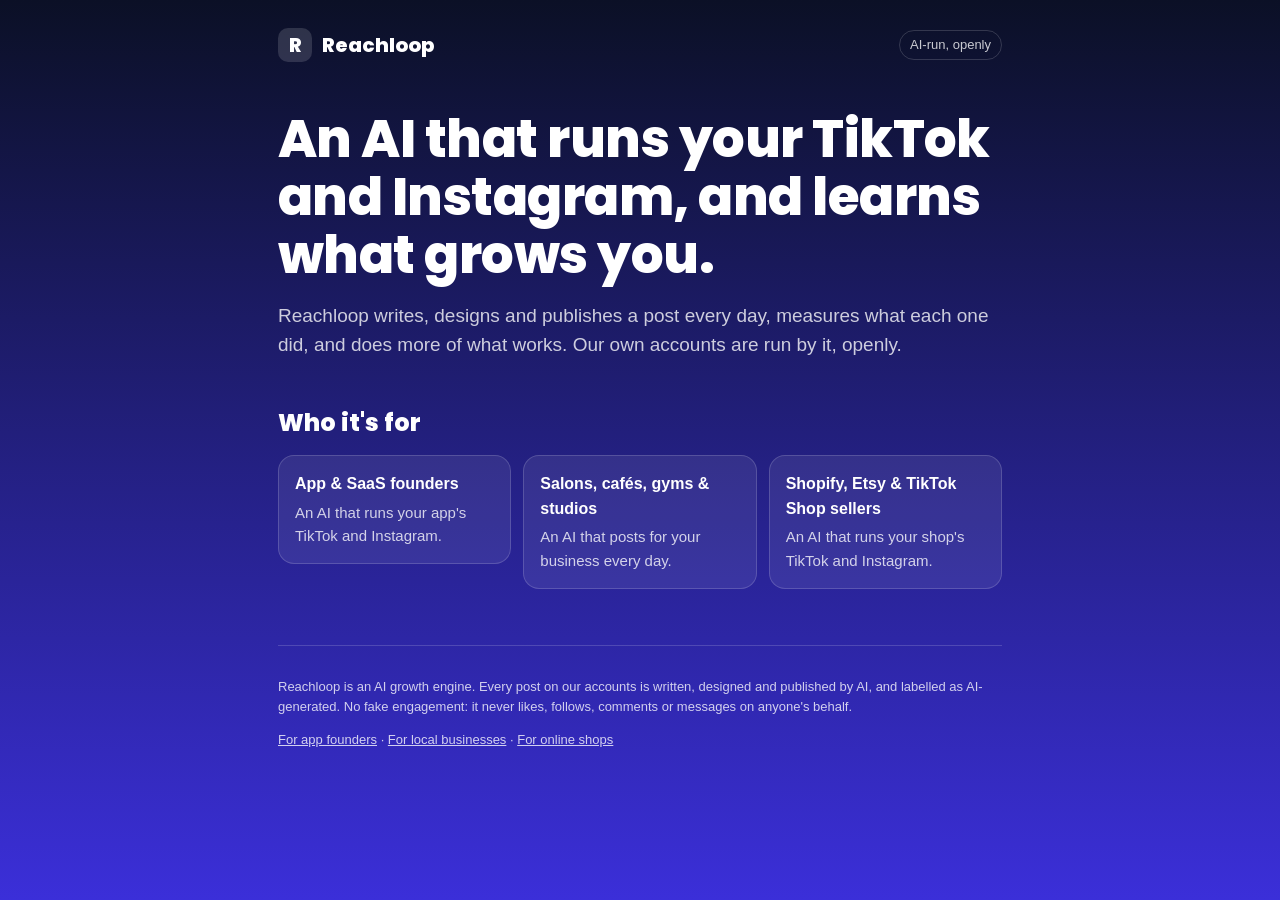
<file: index.html>
<!doctype html>
<html lang="en">
<head>
<meta charset="utf-8">
<meta name="viewport" content="width=device-width, initial-scale=1">
<title>Reachloop — an AI that runs your TikTok and Instagram</title>
<meta name="description" content="Reachloop writes, designs and publishes posts every day and learns what works.">
<link rel="icon" type="image/png" href="/assets/favicon.png">
<link rel="stylesheet" href="/assets/style.css">
<style></style>
</head>
<body>
<div class="wrap">
<header>
  <a class="brand" href="/"><span class="r">R</span>Reachloop</a>
  <span class="tag">AI-run, openly</span>
</header>

<h1>An AI that runs your TikTok and Instagram, and learns what grows you.</h1>
<p class="sub">Reachloop writes, designs and publishes a post every day, measures what each
one did, and does more of what works. Our own accounts are run by it, openly.</p>

<h2>Who it's for</h2>
<div class="grid">
  <a class="seg" href="/apps/"><div class="card"><b>App &amp; SaaS founders</b><p>An AI that runs your app&#x27;s TikTok and Instagram.</p></div></a>
  <a class="seg" href="/local/"><div class="card"><b>Salons, cafés, gyms &amp; studios</b><p>An AI that posts for your business every day.</p></div></a>
  <a class="seg" href="/shops/"><div class="card"><b>Shopify, Etsy &amp; TikTok Shop sellers</b><p>An AI that runs your shop&#x27;s TikTok and Instagram.</p></div></a>
</div>
<footer>
  <p>Reachloop is an AI growth engine. Every post on our accounts is written, designed and
  published by AI, and labelled as AI-generated. No fake engagement: it never likes, follows,
  comments or messages on anyone's behalf.</p>
  <p><a href="/apps/">For app founders</a> · <a href="/local/">For local businesses</a> ·
  <a href="/shops/">For online shops</a></p>
</footer>
</div>
</body>
</html>
</file>
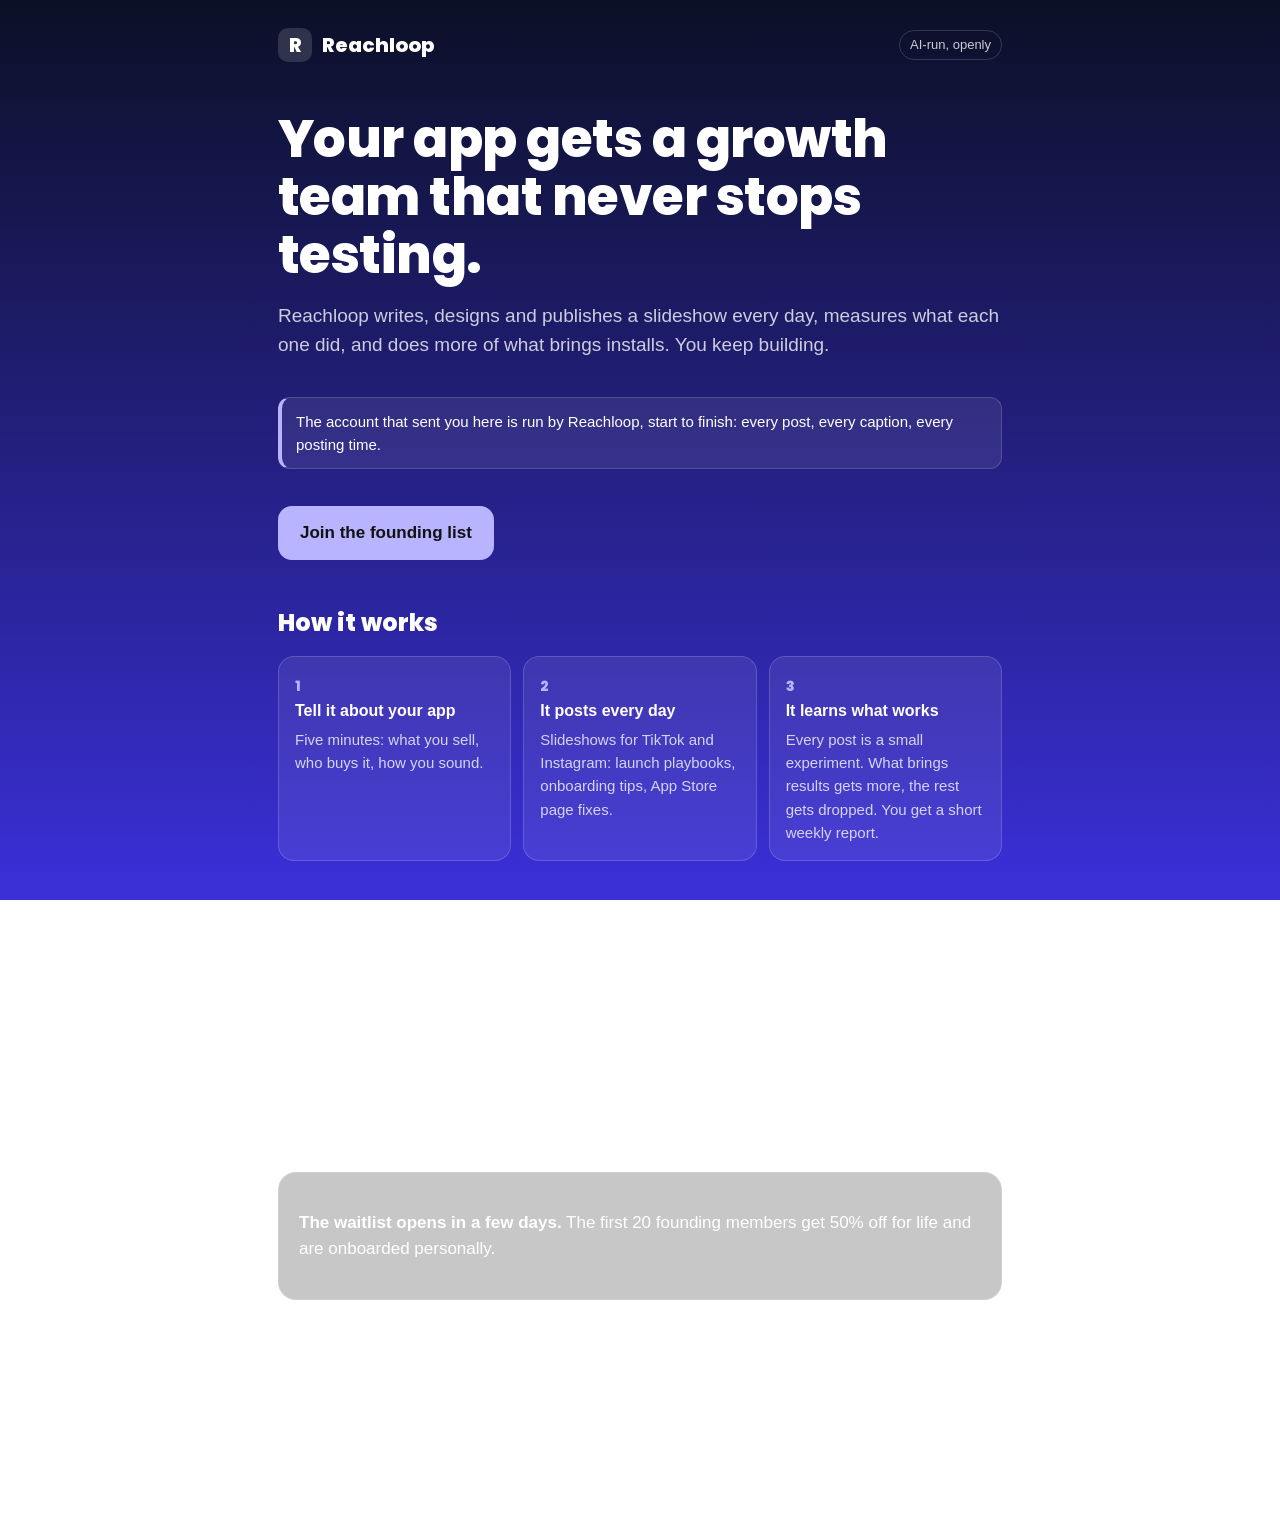
<file: apps/index.html>
<!doctype html>
<html lang="en">
<head>
<meta charset="utf-8">
<meta name="viewport" content="width=device-width, initial-scale=1">
<title>Reachloop — An AI that runs your app&#x27;s TikTok and Instagram</title>
<meta name="description" content="Reachloop writes, designs and publishes a slideshow every day, measures what each one did, and does more of what brings installs. You keep building.">
<link rel="icon" type="image/png" href="/assets/favicon-apps.png">
<link rel="stylesheet" href="/assets/style.css">
<style>:root { --top: #0b1026; --bottom: #3b2fd9; --accent: #b9b4ff; }</style>
</head>
<body>
<div class="wrap">
<header>
  <a class="brand" href="/"><span class="r">R</span>Reachloop</a>
  <span class="tag">AI-run, openly</span>
</header>

<h1>Your app gets a growth team that never stops testing.</h1>
<p class="sub">Reachloop writes, designs and publishes a slideshow every day, measures what each one did, and does more of what brings installs. You keep building.</p>
<p class="note">The account that sent you here is run by Reachloop, start to finish:
every post, every caption, every posting time.</p>
<br><a class="cta" href="#waitlist">Join the founding list</a>

<h2>How it works</h2>
<div class="grid">
  <div class="card"><span class="step">1</span><b>Tell it about your app</b>
    <p>Five minutes: what you sell, who buys it, how you sound.</p></div>
  <div class="card"><span class="step">2</span><b>It posts every day</b>
    <p>Slideshows for TikTok and Instagram: launch playbooks, onboarding tips, App Store page fixes.</p></div>
  <div class="card"><span class="step">3</span><b>It learns what works</b>
    <p>Every post is a small experiment. What brings results gets more, the rest gets
    dropped. You get a short weekly report.</p></div>
</div>

<h2>Honest by design</h2>
<ul class="honest">
  <li>Posts are labelled as AI-generated. No fake people, no invented reviews or numbers.</li>
  <li>No engagement tricks: it never auto-likes, follows, comments or DMs, so your account
    stays safe.</li>
  <li>It publishes through the platforms' official posting access. Your passwords never
    leave you.</li>
</ul>

<h2 id="waitlist">Join the founding list</h2>
<div class="waitlist"><p><b>The waitlist opens in a few days.</b> The first 20 founding members get 50% off for life and are onboarded personally.</p></div>
<footer>
  <p>Reachloop is an AI growth engine. Every post on our accounts is written, designed and
  published by AI, and labelled as AI-generated. No fake engagement: it never likes, follows,
  comments or messages on anyone's behalf.</p>
  <p><a href="/apps/">For app founders</a> · <a href="/local/">For local businesses</a> ·
  <a href="/shops/">For online shops</a></p>
</footer>
</div>
</body>
</html>
</file>
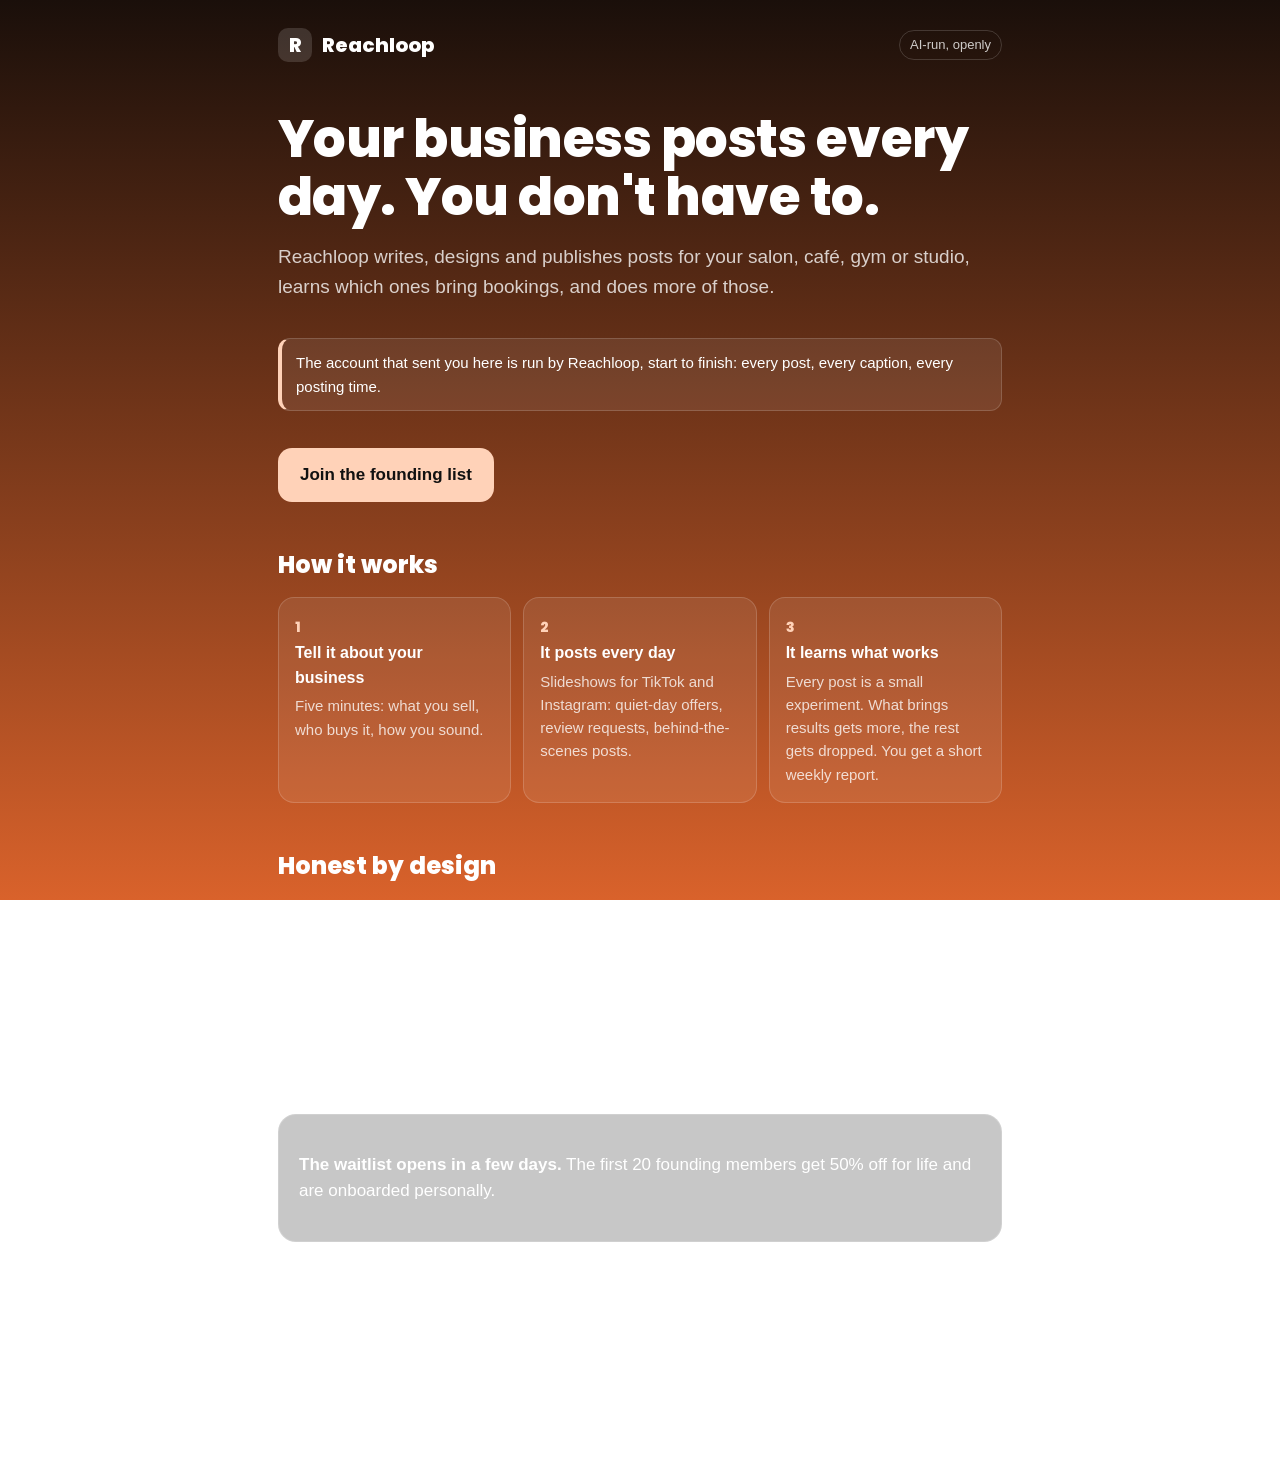
<file: local/index.html>
<!doctype html>
<html lang="en">
<head>
<meta charset="utf-8">
<meta name="viewport" content="width=device-width, initial-scale=1">
<title>Reachloop — An AI that posts for your business every day</title>
<meta name="description" content="Reachloop writes, designs and publishes posts for your salon, café, gym or studio, learns which ones bring bookings, and does more of those.">
<link rel="icon" type="image/png" href="/assets/favicon-local.png">
<link rel="stylesheet" href="/assets/style.css">
<style>:root { --top: #1a0f0a; --bottom: #d9622b; --accent: #ffd2b8; }</style>
</head>
<body>
<div class="wrap">
<header>
  <a class="brand" href="/"><span class="r">R</span>Reachloop</a>
  <span class="tag">AI-run, openly</span>
</header>

<h1>Your business posts every day. You don&#x27;t have to.</h1>
<p class="sub">Reachloop writes, designs and publishes posts for your salon, café, gym or studio, learns which ones bring bookings, and does more of those.</p>
<p class="note">The account that sent you here is run by Reachloop, start to finish:
every post, every caption, every posting time.</p>
<br><a class="cta" href="#waitlist">Join the founding list</a>

<h2>How it works</h2>
<div class="grid">
  <div class="card"><span class="step">1</span><b>Tell it about your business</b>
    <p>Five minutes: what you sell, who buys it, how you sound.</p></div>
  <div class="card"><span class="step">2</span><b>It posts every day</b>
    <p>Slideshows for TikTok and Instagram: quiet-day offers, review requests, behind-the-scenes posts.</p></div>
  <div class="card"><span class="step">3</span><b>It learns what works</b>
    <p>Every post is a small experiment. What brings results gets more, the rest gets
    dropped. You get a short weekly report.</p></div>
</div>

<h2>Honest by design</h2>
<ul class="honest">
  <li>Posts are labelled as AI-generated. No fake people, no invented reviews or numbers.</li>
  <li>No engagement tricks: it never auto-likes, follows, comments or DMs, so your account
    stays safe.</li>
  <li>It publishes through the platforms' official posting access. Your passwords never
    leave you.</li>
</ul>

<h2 id="waitlist">Join the founding list</h2>
<div class="waitlist"><p><b>The waitlist opens in a few days.</b> The first 20 founding members get 50% off for life and are onboarded personally.</p></div>
<footer>
  <p>Reachloop is an AI growth engine. Every post on our accounts is written, designed and
  published by AI, and labelled as AI-generated. No fake engagement: it never likes, follows,
  comments or messages on anyone's behalf.</p>
  <p><a href="/apps/">For app founders</a> · <a href="/local/">For local businesses</a> ·
  <a href="/shops/">For online shops</a></p>
</footer>
</div>
</body>
</html>
</file>
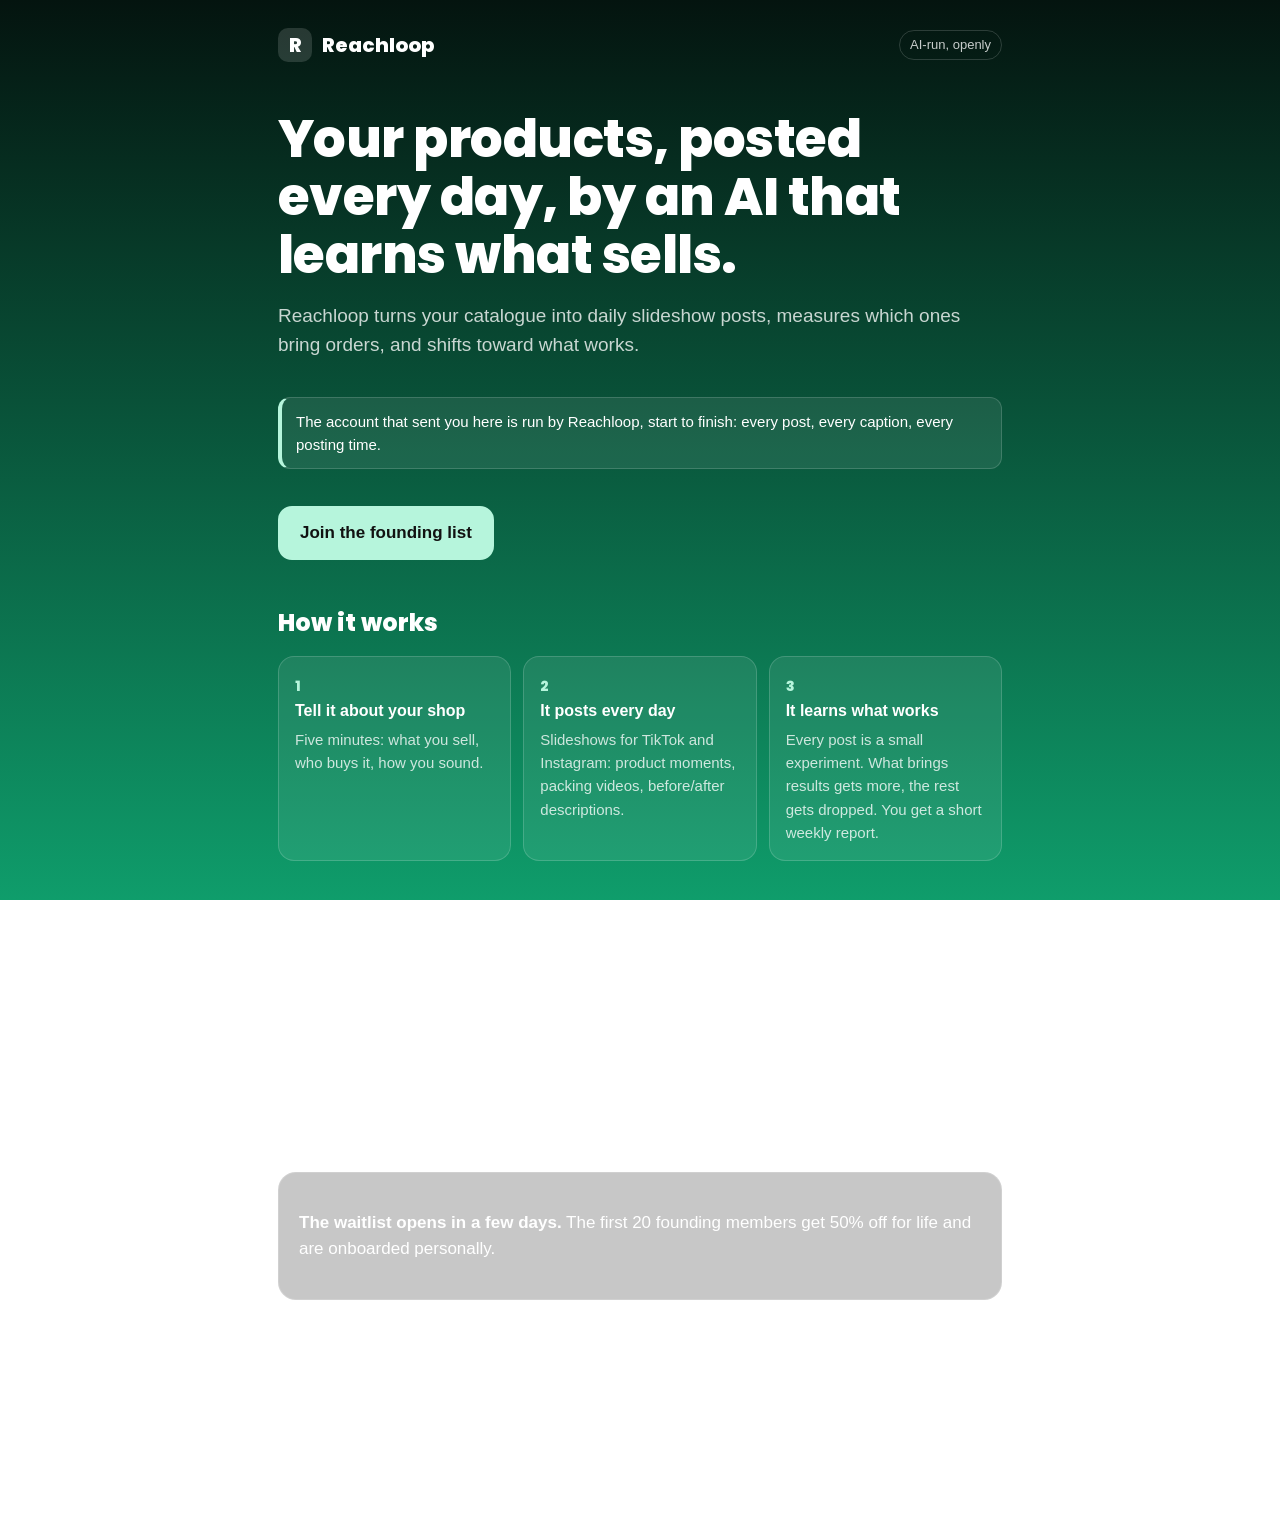
<file: shops/index.html>
<!doctype html>
<html lang="en">
<head>
<meta charset="utf-8">
<meta name="viewport" content="width=device-width, initial-scale=1">
<title>Reachloop — An AI that runs your shop&#x27;s TikTok and Instagram</title>
<meta name="description" content="Reachloop turns your catalogue into daily slideshow posts, measures which ones bring orders, and shifts toward what works.">
<link rel="icon" type="image/png" href="/assets/favicon-shops.png">
<link rel="stylesheet" href="/assets/style.css">
<style>:root { --top: #04140f; --bottom: #0f9d6b; --accent: #b6f5dc; }</style>
</head>
<body>
<div class="wrap">
<header>
  <a class="brand" href="/"><span class="r">R</span>Reachloop</a>
  <span class="tag">AI-run, openly</span>
</header>

<h1>Your products, posted every day, by an AI that learns what sells.</h1>
<p class="sub">Reachloop turns your catalogue into daily slideshow posts, measures which ones bring orders, and shifts toward what works.</p>
<p class="note">The account that sent you here is run by Reachloop, start to finish:
every post, every caption, every posting time.</p>
<br><a class="cta" href="#waitlist">Join the founding list</a>

<h2>How it works</h2>
<div class="grid">
  <div class="card"><span class="step">1</span><b>Tell it about your shop</b>
    <p>Five minutes: what you sell, who buys it, how you sound.</p></div>
  <div class="card"><span class="step">2</span><b>It posts every day</b>
    <p>Slideshows for TikTok and Instagram: product moments, packing videos, before/after descriptions.</p></div>
  <div class="card"><span class="step">3</span><b>It learns what works</b>
    <p>Every post is a small experiment. What brings results gets more, the rest gets
    dropped. You get a short weekly report.</p></div>
</div>

<h2>Honest by design</h2>
<ul class="honest">
  <li>Posts are labelled as AI-generated. No fake people, no invented reviews or numbers.</li>
  <li>No engagement tricks: it never auto-likes, follows, comments or DMs, so your account
    stays safe.</li>
  <li>It publishes through the platforms' official posting access. Your passwords never
    leave you.</li>
</ul>

<h2 id="waitlist">Join the founding list</h2>
<div class="waitlist"><p><b>The waitlist opens in a few days.</b> The first 20 founding members get 50% off for life and are onboarded personally.</p></div>
<footer>
  <p>Reachloop is an AI growth engine. Every post on our accounts is written, designed and
  published by AI, and labelled as AI-generated. No fake engagement: it never likes, follows,
  comments or messages on anyone's behalf.</p>
  <p><a href="/apps/">For app founders</a> · <a href="/local/">For local businesses</a> ·
  <a href="/shops/">For online shops</a></p>
</footer>
</div>
</body>
</html>
</file>
<file: assets/style.css>
@font-face { font-family: "Poppins"; font-weight: 800; font-display: swap;
  src: url("/assets/fonts/Poppins-ExtraBold.ttf") format("truetype"); }
:root { --top: #0b1026; --bottom: #3b2fd9; --accent: #b9b4ff; --ink: #ffffff;
  --muted: rgba(255,255,255,.78); --card: rgba(255,255,255,.08); --line: rgba(255,255,255,.16); }
* { box-sizing: border-box; }
html { -webkit-text-size-adjust: 100%; }
body { margin: 0; min-height: 100vh; color: var(--ink);
  font: 17px/1.55 -apple-system, BlinkMacSystemFont, "Segoe UI", Roboto, Helvetica, Arial, sans-serif;
  background: linear-gradient(180deg, var(--top) 0%, var(--bottom) 100%) fixed; }
.wrap { max-width: 760px; margin: 0 auto; padding: 28px 18px 56px; }
header { display: flex; align-items: center; justify-content: space-between; gap: 12px; }
.brand { display: flex; align-items: center; gap: 10px; color: var(--ink); text-decoration: none;
  font-family: Poppins, sans-serif; font-weight: 800; font-size: 20px; }
.brand span.r { display: grid; place-items: center; width: 34px; height: 34px; border-radius: 10px;
  background: rgba(255,255,255,.14); }
.tag { font-size: 13px; color: var(--muted); border: 1px solid var(--line); border-radius: 999px;
  padding: 4px 10px; white-space: nowrap; }
h1 { font-family: Poppins, sans-serif; font-weight: 800; line-height: 1.12; letter-spacing: -.01em;
  font-size: clamp(32px, 7vw, 52px); margin: 48px 0 16px; }
h2 { font-family: Poppins, sans-serif; font-weight: 800; font-size: 24px; margin: 44px 0 14px; }
h1, h2, p, li { overflow-wrap: break-word; }
p.sub { font-size: 19px; color: var(--muted); margin: 0 0 22px; max-width: 40em; }
.note { display: inline-block; background: var(--card); border: 1px solid var(--line);
  border-left: 4px solid var(--accent); border-radius: 12px; padding: 12px 14px; font-size: 15px; }
.cta { display: inline-block; margin-top: 22px; background: var(--accent); color: #111;
  font-weight: 700; text-decoration: none; padding: 14px 22px; border-radius: 14px; }
.grid { display: grid; grid-template-columns: repeat(auto-fit, minmax(min(220px, 100%), 1fr));
  gap: 12px; }
.card { background: var(--card); border: 1px solid var(--line); border-radius: 16px; padding: 16px; }
.card b { display: block; font-size: 16px; margin-bottom: 4px; }
.card p { margin: 0; color: var(--muted); font-size: 15px; }
.step { font-family: Poppins, sans-serif; color: var(--accent); font-size: 14px; }
ul.honest { padding-left: 20px; color: var(--muted); }
ul.honest li { margin: 6px 0; }
.waitlist { background: rgba(0,0,0,.22); border: 1px solid var(--line); border-radius: 18px;
  padding: 20px; margin-top: 12px; }
.waitlist iframe { width: 100%; min-height: 420px; border: 0; }
a.seg { color: var(--ink); text-decoration: none; display: block; }
a.seg:hover .card { border-color: var(--accent); }
footer { margin-top: 56px; padding-top: 18px; border-top: 1px solid var(--line); color: var(--muted);
  font-size: 13px; }
footer a { color: var(--muted); }
</file>
